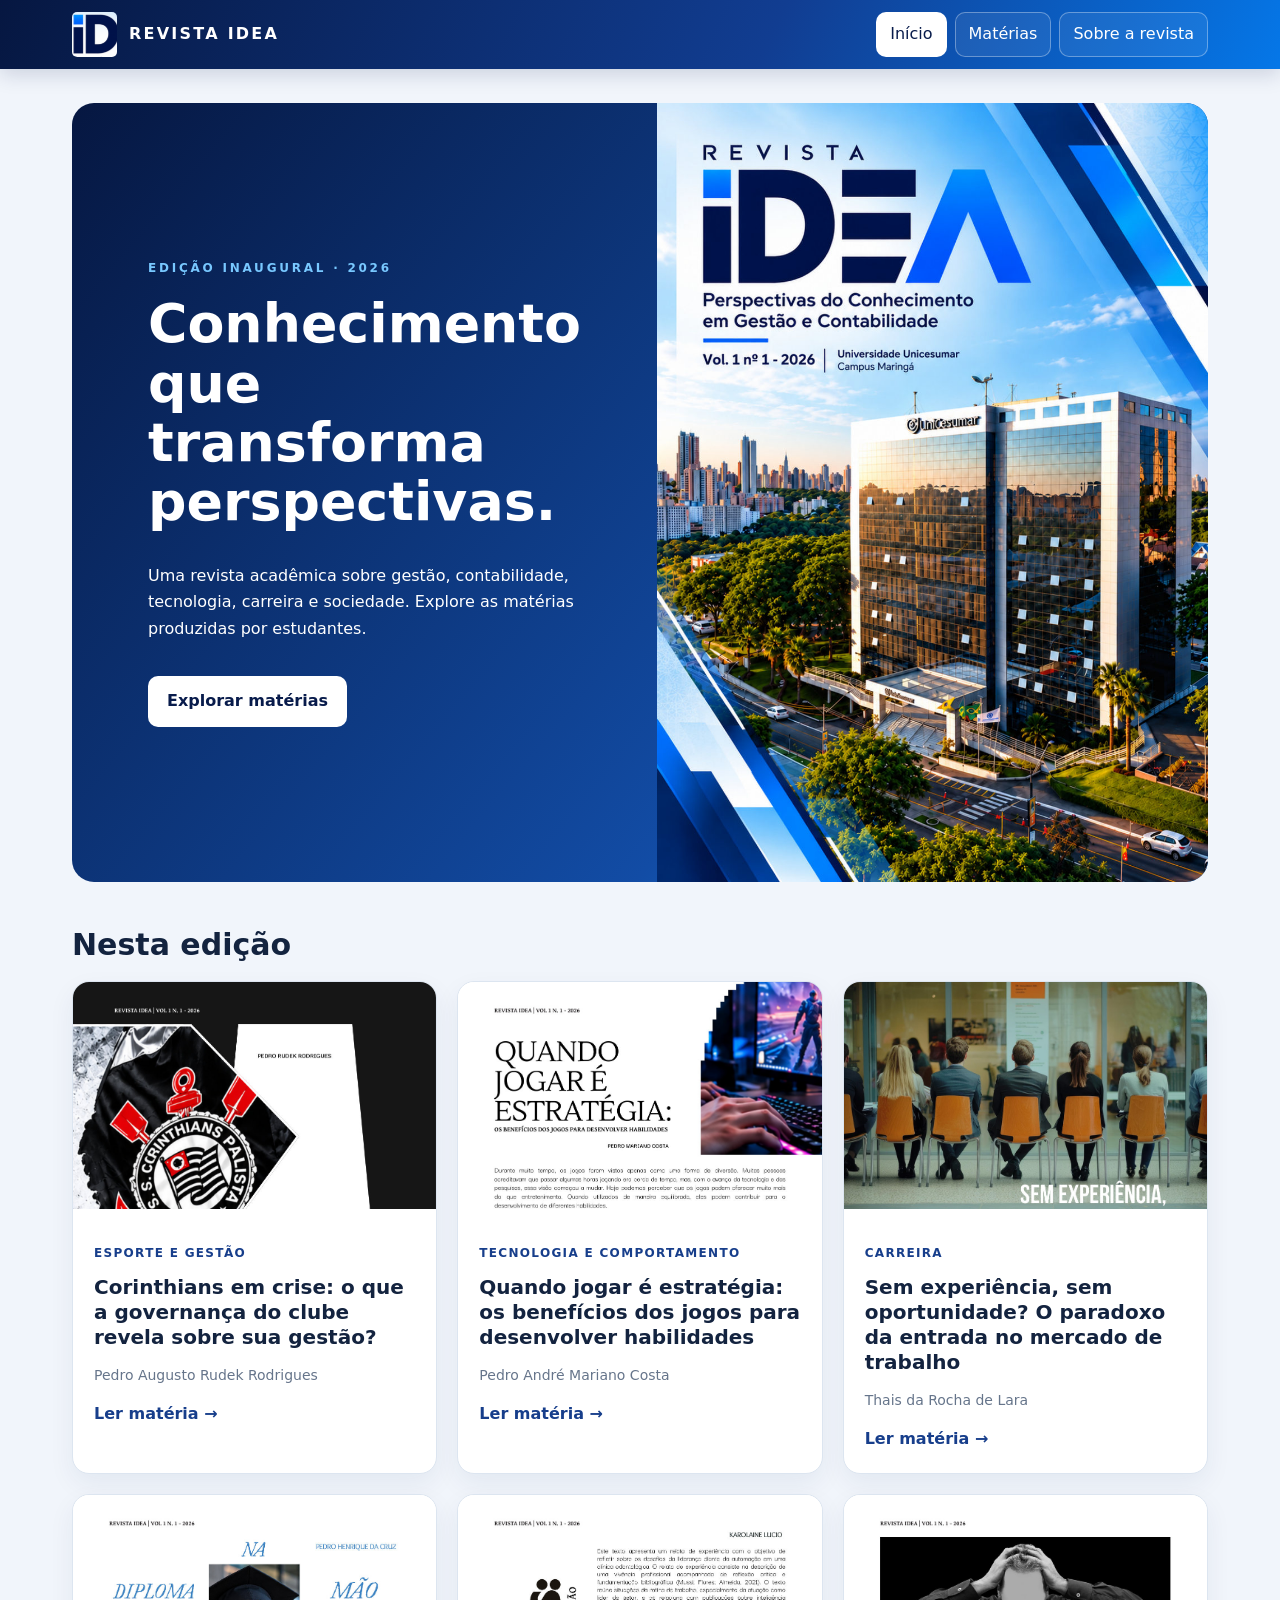
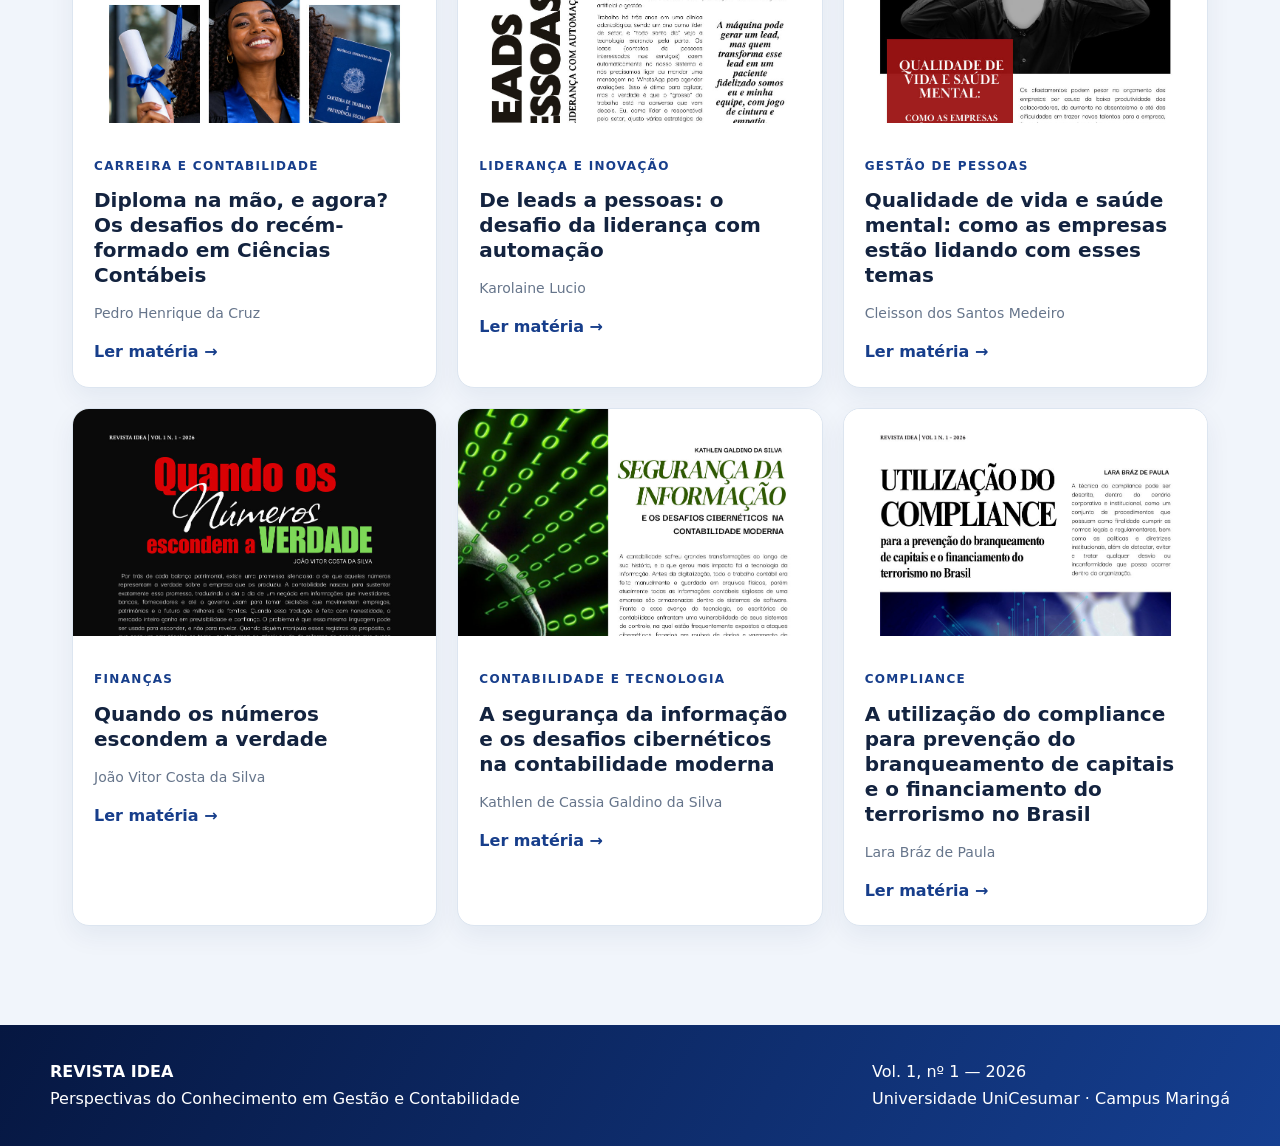
<file: index.html>
<!doctype html><html lang="pt-BR"><head><meta charset="utf-8"><meta name="viewport" content="width=device-width,initial-scale=1"><meta name="theme-color" content="#09285c"><title>Revista IDEA | Vol. 1, nº 1 — 2026</title><link rel="stylesheet" href="css/style.css"></head><body><div class="progress" id="progress"></div><header class="top"><div class="top-inner"><a class="brand" href="#inicio"><img src="assets/logo-idea-original.png" alt="Marca IDEA extraída da capa"> REVISTA IDEA</a><nav class="nav" aria-label="Navegação principal"><button data-nav="inicio">Início</button><button data-nav="materias">Matérias</button><button data-nav="sobre">Sobre a revista</button></nav></div></header><main id="app"></main><footer class="footer"><div class="footer-inner"><div><strong>REVISTA IDEA</strong><div>Perspectivas do Conhecimento em Gestão e Contabilidade</div></div><div>Vol. 1, nº 1 — 2026<br>Universidade UniCesumar · Campus Maringá</div></div></footer><script id="data" type="application/json">{"articles": [{"id": "materia-1", "title": "Corinthians em crise: o que a governança do clube revela sobre sua gestão?", "author": "Pedro Augusto Rudek Rodrigues", "category": "Esporte e gestão", "pages": [6, 7], "body": ["O Sport Club Corinthians Paulista atravessa, em 2026, um dos momentos financeiros mais críticos de sua história, com uma dívida de cerca de R$2,7 bilhões (Oliveira, 2026). O clube chegou ao topo da lista dos mais endividados do país, resultado de fragilidades na administração e nos mecanismos de governança. Um dos exemplos é o caso envolvendo a VaideBet (empresa brasileira do setor de apostas esportivas on-line), que gerou questionamentos sobre os processos de gestão e controle do clube.", "Esse cenário crítico é marcado pela falta de um planejamento financeiro eficiente, com uma dívida acumulada considerada insustentável e de difícil recuperação por especialistas. Esse cenário foi agravado pelo desempenho financeiro negativo, com déficit recorrente e aumento de aproximadamente R$600 milhões na dívida em um único ano de gestão (CNN BRASIL, 2025).", "O problema não surgiu de um dia para o outro, mas é consequência de decisões administrativas acumuladas ao longo de diferentes gestões. Além disso, a administração enfrentou problemas relacionados ao caso VaideBet, que contribuíram para o processo de impeachment do presidente Augusto Melo (CNN BRASIL, 2025) e aumentaram a pressão de torcedores e torcidas organizadas por mudanças na gestão e no estatuto do clube (EXAME, 2025). Esses acontecimentos demonstram como a falta de transparência e de mecanismos de controle podem gerar consequências administrativas, financeiras e sociais negativas.", "Para mudar esse cenário, entretanto, é necessário priorizar metas de receitas, despesas e investimentos. O planejamento financeiro é essencial para melhorar a situação econômica do clube, e a possibilidade de adoção de uma SAF vem sendo avaliada como uma alternativa estratégica para enfrentar as dívidas (Lemos, 2026). O Esporte Clube Bahia, por exemplo, conseguiu reduzir significativamente suas dívidas após a venda de 90% de sua SAF ao City Football Group.", "A SAF pode ser uma alternativa para clubes que enfrentam problemas financeiros, desde que seja acompanhada de planejamento, transparência e uma gestão profissional. Diante do exposto, fica claro que a crise do Corinthians não pode ser reduzida à gestão isolada de um presidente específico. Tratase de um problema estrutural, relacionado ao planejamento financeiro, à governança e à transparência. O aumento expressivo da dívida em um curto período demonstra a necessidade de mudanças profundas na forma como o clube é administrado.", "Mais do que apenas trocar dirigentes, é necessário discutir modelos de gestão que permitam maior controle financeiro, prestação de contas e responsabilidade administrativa. A experiência de outros clubes brasileiros mostra que alternativas como a SAF podem contribuir para a recuperação financeira quando são acompanhadas de metas claras e uma gestão profissional. Como estudante de Administração, entendo que esse caso representa uma importante lição sobre a necessidade de planejamento financeiro, organização e transparência, não apenas no esporte, mas em qualquer organização."], "references": ["CNN BRASIL. Augusto Melo sofre impeachment e deixa presidência do Corinthians. CNN Brasil, 09 ago. 2025.", "EXAME. Augusto Melo é destituído da presidência do Corinthians. Exame, 09 ago. 2025.", "LEMOS, Thiago. O Corinthians avalia modelo de SAF próprio como solução para crise e dívida de 2,7 bilhões. Mix Vale, 01 abr. 2026.", "OLIVEIRA, Gabriel. O Corinthians fecha 2025 com déficit de R$143,4 milhões e dívida bruta de R$ 2,7 bilhões. ge, 22 abr. 2026."]}, {"id": "materia-2", "title": "Quando jogar é estratégia: os benefícios dos jogos para desenvolver habilidades", "author": "Pedro André Mariano Costa", "category": "Tecnologia e comportamento", "pages": [8, 9], "body": ["Durante muito tempo, os jogos foram vistos apenas como uma forma de diversão. Muitas pessoas acreditavam que passar algumas horas jogando era perda de tempo, mas, com o avanço da tecnologia e das pesquisas, essa visão começou a mudar. Hoje podemos perceber que os jogos podem oferecer muito mais do que entretenimento. Quando utilizados de maneira equilibrada, eles podem contribuir para o desenvolvimento de diferentes habilidades.", "Um dos principais benefícios dos jogos está relacionado ao raciocínio. Em muitos jogos, o jogador precisa pensar antes de tomar uma decisão. É necessário observar o ambiente, criar estratégias e encontrar soluções para os problemas. Isso faz com que o jogador exercite sua capacidade de pensar rapidamente. Alguns jogos também trabalham com memória e atenção. O jogador precisa lembrar de informações, reconhecer padrões e prestar atenção aos detalhes. Uma pesquisa científica, publicada em 2026 na revista Acta Psychologica, analisou 133 estudos sobre videogames e habilidades cognitivas.", "Os pesquisadores encontraram uma associação entre jogar videogames e habilidades como memória, atenção visual e capacidade espacial (Zhao et al., 2026). Isso mostra que os jogos podem estimular algumas capacidades importantes do cérebro.", "Outro ponto interessante é que os jogos podem ensinar as pessoas a lidar com erros. Em um jogo, perder uma partida não significa que tudo acabou. O jogador pode descobrir onde errou e procurar uma maneira diferente de vencer. Dessa forma, os jogos podem ajudar a desenvolver persistência e capacidade de aprender com os próprios erros. Além disso, existem jogos que estimulam a criatividade. Jogos de construção, por exemplo, permitem que o jogador crie casas, cidades, mundos e diferentes tipos de estruturas. Nesse processo, é necessário imaginar possibilidades e transformar uma ideia em algo concreto.", "Os jogos também podem ajudar na interação entre as pessoas. Existem muitos jogos que dependem da cooperação entre jogadores. Neles, é preciso conversar, dividir tarefas e trabalhar em equipe para alcançar um objetivo. Assim, uma atividade que, muitas vezes, parece individual pode se transformar em uma experiência social. Outro benefício está relacionado à aprendizagem. Existem jogos desenvolvidos especialmente para ensinar conteúdos de maneira mais divertida e interativa. Em vez de apenas memorizar informações, o estudante pode aprender enquanto participa de desafios (Zhao et al., 2026).", "Pesquisas sobre jogos digitais educacionais também indicam resultados positivos no aprendizado em determinadas situações. Isso demonstra que a tecnologia pode ser utilizada como uma ferramenta para a educação. Entretanto, reconhecer os benefícios dos jogos não significa dizer que jogar o tempo todo seja saudável. Assim, como em qualquer outra atividade, é importante ter equilíbrio. Passar tempo demais jogando pode prejudicar o sono, os estudos, os relacionamentos e outras atividades importantes.", "Por isso, o problema não está necessariamente no jogo, mas na maneira como ele é utilizado. Talvez seja por isso que os jogos tenham conquistado tantas pessoas ao redor do mundo. Eles conseguem transformar desafios em diversão e, ao mesmo tempo, estimular diferentes habilidades. No final, talvez a pergunta não deva ser: “jogar é bom ou ruim?”. A pergunta mais importante deveria ser: “como podemos utilizar os jogos da melhor maneira possível?”"], "references": ["ZHAO, R; PANG, K.; YU, J.; ZHANG, W.; KONG, X.; WANG, J.; HAIDABIEKE, A.; DING, X.; LI, J. The association between video game play and cognitive ability: a systematic review and meta-analysis. Acta Psychologica, v. 267, 107110, 2026. DOI: 10.1016/j.actpsy.2026.107110"]}, {"id": "materia-3", "title": "Sem experiência, sem oportunidade? O paradoxo da entrada no mercado de trabalho", "author": "Thais da Rocha de Lara", "category": "Carreira", "pages": [10, 11], "body": ["Entrar no mercado de trabalho pode ser um grande desafio, principalmente para os jovens que estão buscando a primeira oportunidade. É comum encontrar vagas que exigem experiência profissional, formação acadêmica e diversos outros requisitos, mesmo quando as atividades da função não parecem exigir conhecimentos que não possam ser desenvolvidos por meio de treinamento. Essa situação cria uma contradição: se cada empresa possui seus próprios processos, sistemas, regras e cultura organizacional, por que a experiência profissional continua sendo uma exigência tão importante nas contratações?", "A experiência profissional, sem dúvida, tem seu valor. Uma pessoa que já trabalhou pode apresentar conhecimentos sobre rotinas, responsabilidades e comportamentos do ambiente profissional. Isso não significa, contudo, que ela esteja completamente preparada para qualquer organização.", "Cada empresa possui uma maneira própria de trabalhar, fazendo com que mesmo profissionais experientes precisem aprender e se adaptar. Por isso, a experiência pode ser um fator importante, mas não deveria ser tratada como um requisito absoluto.", "Minha própria trajetória como jovem aprendiz me fez perceber que experiência profissional não significa aprender uma única maneira de trabalhar. Já passei por três ambientes profissionais diferentes e, em cada um deles, encontrei uma dinâmica, uma rotina e uma forma de realizar as atividades. Cada experiência contribuiu para a profissional que sou hoje, mas também me mostrou que aquilo que aprendi em um lugar não necessariamente pode ser aplicado da mesma maneira em outro.", "Essa percepção também aparece em pesquisas sobre recrutamento e seleção. Antunes e DeMarco (2017), ao analisarem os critérios", "utilizados por organizações para contratar profissionais sem experiência, identificaram que uma das principais vantagens apontadas pelas empresas era justamente a ausência de vícios de outros trabalhos. Por outro lado, uma das principais desvantagens mencionadas era o tempo necessário para ensinar e treinar esse profissional. Dessa forma, a falta de experiência não deveria ser automaticamente interpretada como falta de capacidade. Além disso, existe um problema evidente para quem está tentando ingressar no mercado: como adquirir experiência se a primeira oportunidade já exige que ela exista?", "Um estudo de Cembranel et al. (2024) identificou justamente a percepção de jovens que acreditam não ter sido contratados devido à falta de experiência. Ao mesmo tempo, o estudo também mostrou que as empresas possuem suas próprias expectativas em relação à contratação de jovens. Esse cenário pode formar um ciclo difícil de romper: o jovem não consegue a oportunidade por não possuir experiência e, sem a oportunidade, continua sem conseguir desenvolver aquilo que o mercado exige. O problema surge quando a experiência passa de um critério de avaliação para uma barreira que impede completamente a entrada de pessoas que ainda não tiveram a oportunidade de desenvolver sua trajetória.", "Esse problema também é discutido internacionalmente. O estudo de O’Brien, Moran e Betts (2020), intitulado The Experience Gap in Hiring New Graduates, discute justamente a dificuldade enfrentada por recém-formados que procuram vagas de entrada, mas acabam sendo impedidos de participar de processos seletivos por não atenderem aos requisitos de experiência. Exigir anos de experiência para determinadas funções pode fazer com que a empresa descarte pessoas que possuem responsabilidade, dedicação, capacidade de aprender e vontade de crescer.", "Tenho como exemplo uma situação que vivenciei no ambiente profissional. Surgiu uma oportunidade na área financeira pela qual eu tinha interesse. Entretanto, a vaga acabou sendo ocupada por uma profissional que possuía mais experiência. Mesmo tendo experiência anterior, ela precisou aprender os sistemas e os procedimentos utilizados pela empresa praticamente do início, pois eram diferentes daqueles aos quais estava acostumada. Isso me fez questionar se a experiência anterior deveria ter sido um fator tão determinante para a contratação.", "As consequências dessa exigência excessiva atingem principalmente os jovens, que acabam perdendo oportunidades justamente por ainda não terem tido a oportunidade de construir experiência. No campo da Administração, essa questão mostra a importância de processos de recrutamento e seleção que enxerguem o candidato além do currículo.", "Dessa forma, considero que a experiência profissional é um fator importante na contratação, mas não deveria ser tratada como requisito absoluto, principalmente para funções de entrada, pois a capacidade de aprender, adaptar-se e desenvolver novas competências também pode representar valor para a organização. Talvez o mercado de trabalho precise deixar de perguntar apenas “onde essa pessoa já trabalhou?” e começar a perguntar também “o que essa pessoa é capaz de aprender e construir aqui?”. Afinal, se nenhuma empresa funciona exatamente da mesma maneira, talvez não seja justo exigir que alguém chegue pronto, quando parte importante do conhecimento necessário só poderá ser adquirida dentro da própria organização."], "references": ["ANTUNES, R. S.; DEMARCO, T. T. Contratação de profissionais sem experiência: critérios utilizados pelos recrutadores e selecionadores. Anuário Pesquisa e Extensão Unoesc Videira, v. 2, e14176, 2017.", "CEMBRANEL, P.; SANTOS, C. C. dos; LIMBERGER, C.; MACEDO, A. C. Perspectivas de inserção de jovens no mercado de trabalho. Revista de Carreiras e Pessoas, v. 14, n. 2, p. 291-308, 2024. DOI: 10.23925/recape.v14i2.56196.", "O'BRIEN, B.; MORAN, P.; BETTS, S. C. The experience gap in hiring new graduates: expecting too much for entry level positions. Journal of Academy of Business and Economics, v. 20, n. 3, p. 173-184, 2020. DOI: 10.18374/JABE-20-3.13.", "WESTBY, Samuel; MODESTINO, Alicia Sasser; CHENG, Peiran. Generative AI and the redefinition of entry-level software work. IZA Discussion Paper, n. 18723, June 2026. Bonn: IZA Institute of Labor Economics, 2026."]}, {"id": "materia-4", "title": "Diploma na mão, e agora? Os desafios do recém-formado em Ciências Contábeis", "author": "Pedro Henrique da Cruz", "category": "Carreira e contabilidade", "pages": [12, 13], "body": ["Vivemos em uma era de transformação na contabilidade, gerando grandes alterações tanto para as empresas quanto para as pessoas. Nesse contexto, podemos dizer que a contabilidade moderna vai além da formação inicial, conforme Nogueira e Fari (2007), o profissional contábil, deve, além de desenvolver as soft skills, buscar continuamente as hard skills, para garantir o seu espaço nesse mercado competitivo. É importante ressaltar a relevância das instituições de ensino superior, que devem estar alinhadas às demandas do mercado atual. Uma pesquisa realizada por Ribeiro et al. (2025), em que foram", "entrevistados 65 egressos do curso de Ciências Contábeis do UniFOA, investigou os desafios e as melhorias que a graduação necessita para se alinhar ao mercado de trabalho, os participantes apontaram diversos obstáculos para área, como: oportunidades diversificadas de estágios; execução de atividades práticas do dia a dia; conhecimento de sistemas contábeis; mudanças na legislação; provas do CRC; melhores oportunidades de vagas e cargos; desenvolvimento de competências interpessoais; e desenvolvimento de uma comunicação assertiva e ativa.", "a falta de experiência prática aparece como um dos principais desafios para recém-formados, indicando a importância de estágios e capacitação complementar. Desse modo, o recém-formado deve lidar com a alta competitividade e remunerações iniciais geralmente mais baixas. O profissional também precisa constantemente acompanhar as mudanças tecnológicas e profissionais da contabilidade, considerando as inovações nas áreas de auditoria e consultoria, e cargos estratégicos demandam atualizações permanentes e domínio de ferramentas tecnológicas.", "Entretanto, isso não significa que o cenário profissional seja necessariamente negativo para quem está concluindo a graduação. Uma pesquisa realizada por Oliveira e Vida (2023), que entrevistou 45 alunos do oitavo período de Ciências Contábeis do UNIPAM, demonstrou que a maioria teve uma visão mais positivista sobre o mercado de trabalho. Os participantes consideraram que existem boas oportunidades para os recém-formados, porém reconhecem a importância de participar de cursos, especialização e a necessidade de sempre se manter atualizado.", "Com a constante evolução da profissão, o contador moderno precisa aprimorar suas habilidades para além de seu campo, e as instituições de ensino superior desempenham um papel fundamental na formação desses futuros profissionais.", "Algumas possíveis práticas para auxiliar na formação acadêmica são: comparecer a palestras e eventos; participar de rodas de conversa com empresários e outros contadores; ter contato com softwares e ferramentas utilizados pelas empresas durante a formação acadêmica; e ampliar as oportunidades de estágio."], "references": ["NOGUEIRA, V.; FARI, M. A. Perfil do profissional contábil: relações entre formação e atuação no mercado de trabalho. Perspectivas Contemporâneas, v. 2, n. 1, 2007. RIBEIRO, B., C., R.; DELFINO, L. M. T.; CORRÊA, R. R. R.; PAULA, S.; FERREIRA, S., L.; REIS, P., N., C.; WASHINGTON, W.; LEÃO, A., F., A. Empregabilidade no mercado de trabalho para os bacharéis em Ciências Contábeis formados pelo UniFOA: dificuldades e possibilidades. Tudo é Ciência: Congresso Brasileiro de Ciências e Saberes Multidisciplinares, [S. l.], n. 3, p. 1-8, 2025. DOI: 10.47385/tudoeciencia.1840.2024.Tudo é Ciência: Congresso Brasileiro de Ciências e Saberes Multidisciplinares, n. 3, p. 1-8, 2025. DOI: 10.47385/tudoeciencia.1840.2024. OLIVEIRA, Natalia Nogueira de; VIDA, Laércio José. Perspectiva em relação ao mercado de trabalho do aluno egresso de Ciências Contábeis do UNIPAM. Anais do COMINE, v. 3, 2023. Publicado em 16 out. 2024."]}, {"id": "materia-5", "title": "De leads a pessoas: o desafio da liderança com automação", "author": "Karolaine Lucio", "category": "Liderança e inovação", "pages": [14, 15], "body": ["Este texto apresenta um relato de experiência com o objetivo de refletir sobre os desafios da liderança diante da automação em uma clínica odontológica. O relato de experiência consiste na descrição de uma vivência profissional acompanhada de reflexão crítica e fundamentação bibliográfica (Mussi; Flores; Almeida, 2021). O texto reúne situações da rotina de trabalho, especialmente da atuação como líder de setor, e as relaciona com publicações sobre inteligência artificial e gestão.", "Trabalho há três anos em uma clínica odontológica, sendo um ano como líder de setor, e “todo santo dia” vejo a tecnologia entrando pela porta. Os leads (contatos de pessoas interessadas nos serviços) caem automaticamente no nosso sistema e nós precisamos ligar ou mandar uma mensagem no WhatsApp para agendar avaliações. Isso é ótimo para agilizar, mas a verdade é que o “grosso” do trabalho está na conversa que vem depois. Eu, como líder e responsável pelo setor, ajusto várias estratégias de comunicação constantemente, porque cada paciente é um mundo. Tem gente que desiste na primeira objeção, tem gente que chora ao telefone contando uma história triste, e é aí que a máquina não resolve. Por mais que a gente use o ChatGPT para dar uma “força” em scripts ou para encontrar palavras melhores diante de uma situação delicada, a decisão final de como abordar aquele paciente é sempre nossa. E isso me fez acreditar firmemente que gestão não se terceiriza para algoritmo.", "A rotina mostra que os números são importantes, mas não são tudo. Nós temos métricas de agendamentos e taxas de conversão, mas nunca tomamos uma decisão somente com base nesses números.", "Se alguma das quatro colaboradoras que lidero está com resultados abaixo do esperado, procuro conversar e entender se ela está bem, se está tendo algum problema pessoal. O feedback é uma via de mão dupla: eu ensino, mas também aprendo bastante com elas. Segundo dados divulgados pela PwC Brasil (2025), o número de anúncios de vagas que exigiam conhecimentos em inteligência artificial no país passou de 19 mil, em 2021, para 73 mil, em 2024, quase quadruplicando.", "Mas o que eu vejo na prática é que o papel do líder está mudando e não sumindo. A máquina pode gerar um lead, mas quem transforma esse lead em um paciente fidelizado somos eu e minha equipe, com jogo de cintura e empatia.", "Claro que eu tenho receios. Já ouvi falar de outras clínicas que testaram a IA para conversar com pacientes e o negócio “bugou feio” (por exemplo, com respostas erradas e falta de empatia em situações sensíveis). Isso me preocupa, porque lidamos diretamente com a dor dos pacientes e enfrentamos muitas situações delicadas. Se a IA errar, o paciente pode se sentir ofendido e nunca mais voltar. Uma matéria escrita por Valéria França (2026) e publicada pela revista Veja apresenta um levantamento da Newnew com mais de 300 lideranças de médias e grandes organizações brasileiras. Segundo a reportagem, 80% das empresas representadas no levantamento utilizam IA, mas apenas 11% das lideranças avaliam que a implementação “deu super certo”. O levantamento aponta que os principais gargalos são humanos e estratégicos. Cerca de 70% dos gargalos identificados estão relacionados à cultura organizacional, à falta de habilidades críticas e às dificuldades de direcionamento da liderança.", "Na minha rotina, a automação está presente na organização dos contatos e no apoio ao atendimento. Essa experiência me mostra que o uso da IA exige atualização e avaliação das ferramentas pelo gestor. O gestor que se limita a apertar botões pode deixar de desenvolver competências importantes para a liderança. A minha experiência diária reforça essa percepção. Quando acompanho uma abordagem realizada pelas colaboradoras e percebo o resultado na satisfação do paciente, reconheço a contribuição da tecnologia e da liderança da equipe.", "Na clínica em que trabalho, a automação tem sido um apoio à gestão e um convite para evoluirmos. A tecnologia entrou para ajudar, mas quem dá o tom da conversa, quem resolve um imprevisto, quem segura a mão de uma paciente assustada, somos eu e minhas colaboradoras. Nessa experiência, o uso da tecnologia continua acompanhado da nossa responsabilidade pelo atendimento."], "references": ["FRANÇA, Valéria. Inteligência artificial: só 10% das empresas dizem que a implementação deu certo. Veja, 09 mar. 2026. Disponível em: https://veja.abril.com.br/tecnologia/inteligenciaartificial-so-10-das-empresas-dizem-que-a-implementacao-deucerto/. Acesso em: 09 out. 2026.", "MUSSI, Ricardo Franklin de Freitas; FLORES, Fábio Fernandes; ALMEIDA, Claudio Bispo de. Pressupostos para a elaboração de relato de experiência como conhecimento científico. Práxis Educacional, Vitória da Conquista, v. 17, n. 48, p. 60-77, 2021. DOI: 10.22481/praxisedu.v17i48.9010 .", "PWC BRASIL. Número vagas de emprego que exigem conhecimentos em IA quadruplicou no Brasil de 2021 a 2024, diz PwC. São Paulo, 15 jul. 2025. PwC Brasil. Disponível em: https://www.pwc.com.br/pt/sala-deimprensa/release/2025/numero-vagas-de-emprego-que-exigemconhecimentos-em-ia-quadruplicou-no-brasil-de-2021-a-2024diz-pwc.html. Acesso em: 09 out. 2026."]}, {"id": "materia-6", "title": "Qualidade de vida e saúde mental: como as empresas estão lidando com esses temas", "author": "Cleisson dos Santos Medeiro", "category": "Gestão de pessoas", "pages": [16, 17], "body": ["Por muito tempo, boa parte das empresas ignorava esses assuntos dentro delas por não entender que era de sua responsabilidade tratar deles, por pensar que isso era de responsabilidade exclusiva do colaborador ou então realizava ações pontuais, mas sem dar a devida importância ou se aprofundar no tema. Mas, após a pandemia de COVID19, os números de afastamentos relacionados à saúde mental aumentaram no Brasil. Em 2025, foram registrados 546.254 benefícios por incapacidade temporária relacionados a transtornos mentais e comportamentais, um crescimento de 15,66% em relação a 2024 e o maior número registrado nos últimos anos (Perfil Saúde Corporativa, 2026).", "Os afastamentos podem pesar no orçamento das empresas por causa da baixa produtividade dos colaboradores, do aumento no absenteísmo e até das dificuldades em trazer novos talentos para a empresa, fazendo com que elas tenham que aumentar seus custos com funcionários para manter o nível de produtividade desejado. Segundo uma pesquisa divulgada pelo Wellhub (2026), 89% dos líderes de RH brasileiros entrevistados afirmaram que questões relacionadas à saúde mental já aumentavam os custos das empresas. Com isso, algumas empresas passaram a se preocupar mais com a qualidade de vida de seus funcionários e com a qualidade do ambiente de trabalho em que eles estavam inseridos.", "Algumas empresas passaram a dar suporte psicológico aos trabalhadores, contratando psicólogos para acompanharem suas rotinas e para ouvirem seus problemas relacionados tanto ao trabalho quanto à vida pessoal. Muitas também passaram a fornecer benefícios para seus funcionários praticarem atividades físicas, como o Wellhub, antigo Gympass, ou então realizando atividades em suas empresas, como yoga. Essas empresas notaram uma melhora significativa na produtividade deles.", "Outra alternativa que se intensificou por conta da pandemia foram os modelos de trabalho híbrido e remoto, que fizeram com que o tempo de deslocamento semanal até o trabalho diminuísse, sendo essa uma das principais reclamações entre os trabalhadores.", "O início desses modelos, contudo, não foi fácil, pois muitas empresas foram obrigadas a fazer essa mudança sem se preparar para ela, trazendo mais problemas do que benefícios, já que não tinham tecnologia nem capacitação de seus líderes para atuarem nesses modelos. Isso trouxe problemas como sobrecarga de trabalho, mensagens fora do horário de trabalho e até problemas na comunicação sobre os objetivos da empresa e no feedback sobre o trabalho dos funcionários, fazendo com que as pessoas da equipe se distanciassem umas das outras.", "Com o passar do tempo, esses modelos de trabalho acabaram evoluindo e preenchendo lacunas que aconteciam, como: na comunicação, na definição de horários de trabalho e até na criação de uma cultura de feedback para seus colaboradores, fazendo com que as pessoas se sentissem pertencentes à equipe. Esses modelos de trabalho foram tão bem aceitos pelos trabalhadores que, segundo levantamento da consultoria Michael Page divulgado em 2025, seis a cada dez profissionais brasileiros afirmaram que deixariam o emprego caso fossem obrigados a aumentar o número de dias presenciais na empresa. A flexibilidade do trabalho também pode contribuir para o equilíbrio entre vida pessoal e profissional, permitindo passar mais tempo com a família, praticar atividades físicas e até buscar qualificação profissional.", "Em 2021, a empresa implementou o “Work From Anywhere” (trabalhe de qualquer lugar), permitindo que seus funcionários escolhessem trabalhar principalmente de casa ou do escritório, além de oferecer maior flexibilidade sobre o local de trabalho (Spotify, 2021). Uma pesquisa interna feita em 2019, antes da pandemia, já apontava que seus funcionários valorizavam a flexibilidade do trabalho e que, com isso, a empresa poderia manter bons funcionários e atrair novos talentos (Mohan, 2024).", "Manter uma cultura empresarial com sua equipe espalhada se torna mais difícil; entretanto, a empresa criou eventos para reunir seus funcionários, buscando promover interações e a criação de vínculos entre os colaboradores. Um dos eventos criados foi o Spotifest, um festival de música exclusivo para seus funcionários, e também o Intro Days, que leva os funcionários à sede da empresa em Estocolmo, na Suécia (Mohan, 2024).", "Dessa forma, as empresas que querem se manter longevas e produtivas precisam se preocupar cada vez mais com a qualidade de vida de seus funcionários, para que eles possam continuar produtivos, para que não tenham uma taxa de turnover alta e para que possam atrair novos talentos, já que a qualidade do ambiente de trabalho é um fator importante na hora de se candidatar a uma vaga."], "references": ["MOHAN, Pavithra. O que o Spotify aprendeu em três anos de esquema de trabalho remoto. Fast Company Brasil, 14 nov. 2024.", "MICHAEL PAGE. Modelos de trabalho pós-pandemia. São Paulo: Michael Page, [s.d.].", "PERFIL SAÚDE CORPORATIVA. Brasil registra recorde de afastamentos por saúde mental e acende alerta. G1, 05 out. 2026. Disponível em: https://g1.globo.com/sp/santos-regiao/especialpublicitario/perfil-gestao-ocupacional-perfil-saude-corporativa-pessoasmais-cuidadas-empresas-mais-saudaveis/noticia/2026/10/05/brasilregistra-recorde-de-afastamentos-por-saude-mental-e-acendealerta.ghtml. Acesso em: 06 out. 2026.", "SPOTIFY. Distributed-first is the future of work at Spotify. Spotify Newsroom, 12 fev. 2021. Disponível em: https://newsroom.spotify.com/2021-02-12/distributed-first-is-the-futureof-work-at-spotify/. Acesso em: 06 out. 2026.", "WELLHUB. ROI do Bem-Estar 2026: pressão por IA e saúde mental devem redefinir quais empresas conseguirão sustentar performance nos próximos anos. São Paulo: Wellhub, 2026."]}, {"id": "materia-7", "title": "Quando os números escondem a verdade", "author": "João Vitor Costa da Silva", "category": "Finanças", "pages": [18, 19], "body": ["Por trás de cada balanço patrimonial, existe uma promessa silenciosa: a de que aqueles números representam a verdade sobre a empresa que os produziu. A contabilidade nasceu para sustentar exatamente essa promessa, traduzindo o dia a dia de um negócio em informações que investidores, bancos, fornecedores e até o governo usam para tomar decisões que movimentam empregos, patrimônios e o futuro de milhares de famílias. Quando essa tradução é feita com honestidade, o mercado inteiro ganha em previsibilidade e confiança. O problema é que essa mesma linguagem pode ser usada para esconder, e não para revelar. Quando alguém manipula esses registros de propósito, o que seria um erro técnico se torna um ato capaz de atingir a vida de milhares de pessoas que nunca tiveram nenhum contato direto com a empresa. Foi isso que aconteceu no caso da Americanas, uma das maiores fraudes contábeis já registradas no Brasil, que até hoje segue como alerta para quem estuda e trabalha com contabilidade (Soares; Flávio; Rezende, 2024).", "Em janeiro de 2023, a empresa informou ao mercado que havia encontrado inconsistências contábeis de cerca de 20 bilhões de reais em seu balanço. Aos poucos, descobriu-se que parte do problema vinha de uma forma de financiamento usada para antecipar pagamentos a fornecedores por meio de bancos. Em vez de mostrar esse valor como dívida bancária, a empresa registrava a operação de um jeito que diminuía o saldo da conta de fornecedores, dando a impressão de um endividamento bem menor do que o real.", "Também houve acordos comerciais com fornecedores sem nenhum respaldo econômico verdadeiro, lançados apenas para inflar os lucros mostrados aos investidores. O resultado foi um pedido de recuperação judicial, com dívidas que passaram dos 40 bilhões de reais.", "Esse tipo de manipulação tem nome na área contábil, chama-se “contabilidade criativa”. Muitas vezes ela nem chega a ser considerada fraude, pois se aproveita de brechas e de interpretações flexíveis das próprias normas contábeis para", "a imagem que a administração da empresa quer passar para o mercado. O problema é que a linha entre criatividade e fraude é bem mais fina do que parece. Quando a manipulação para de ser apenas uma escolha dentro das normas e passa a esconder informação de propósito, ela vira aquilo que a própria profissão contábil define como fraude, um ato intencional de omitir ou manipular registros e demonstrações.", "Na minha visão, o caso Americanas mostra que o problema não está só na empresa que manipulou os números, mas em todo o sistema que deveria impedir que isso acontecesse. A auditoria externa existe justamente para confirmar se as demonstrações financeiras representam a realidade. Ainda assim, no caso da Americanas, essas inconsistências passaram despercebidas por anos, mesmo com auditorias sendo feitas durante todo esse período. Isso levanta uma pergunta incômoda. Até que ponto um auditor consegue ser realmente independente quando é a própria empresa auditada quem paga pelo seu serviço?", "Além do prejuízo direto para acionistas e credores, uma fraude contábil desse tamanho abala a confiança em todo o mercado. Investidores passam a desconfiar até de empresas sérias, o que encarece o crédito para todo mundo, já que ninguém quer emprestar dinheiro sem ter certeza de que os números apresentados são verdadeiros. O prejuízo, então, não fica restrito a quem cometeu o erro, ele se espalha por toda a economia (El Khatib, 2023).", "Por isso, acredito que resolver esse problema exige mais do que criar regras contábeis no papel. É preciso fortalecer a independência dos auditores, cobrar mais rigor dos conselhos de administração e, principalmente, formar profissionais de contabilidade com uma base ética sólida, capazes de perceber quando uma prática deixou de ser técnica e passou a ser antiética. Como estudante de Ciências Contábeis, entendo que serei parte desse sistema no futuro, e que vai caber também a mim decidir se os números que eu produzir vão contar a verdade ou vão esconder aquilo que alguém prefere não mostrar.", "O caso Americanas não deve ser lembrado apenas como um escândalo financeiro, mas como um exemplo do que acontece quando a contabilidade deixa de cumprir sua função mais básica, que é representar a realidade com fidelidade. Reconstruir a confiança nas informações contábeis depende de auditorias mais independentes, de fiscalização mais efetiva e de profissionais dispostos a colocar a ética acima dos resultados de curto prazo."], "references": ["CNN BRASIL. 2 anos de fraude na Americanas: relembre caso que marcou história corporativa do país. CNN Brasil, 2025. Disponível em: https://www.cnnbrasil.com.br/economia/money/negocios/2-anos-defraude-na-americanas-relembre-caso-que-marcou-historia-corporativa-do-pais/. Acesso em: 10 out. 2026. EL KHATIB, Ahmed Sameer. Criatividade contábil ou contabilidade criativa? Algumas reflexões. FECAP, 03 dez. 2023. SOARES, Rafael e Silva; FLÁVIO, Milena Carolina Nascimento; REZENDE, Paula Andréa de Oliveira e Silva. Estudo de caso sobre as inconsistências contábeis da Americanas S.A.: proposta de modelo para detecção de fraudes. Revista Contemporânea, v. 4, n. 6, e4892, 2024. DOI: 10.56083/RCV4N6-207."]}, {"id": "materia-8", "title": "A segurança da informação e os desafios cibernéticos na contabilidade moderna", "author": "Kathlen de Cassia Galdino da Silva", "category": "Contabilidade e tecnologia", "pages": [20, 21], "body": ["A contabilidade sofreu grandes transformações ao longo de sua história, e a que gerou mais impacto foi a tecnologia da informação. Antes da digitalização, todo o trabalho contábil era feito manualmente e guardado em arquivos físicos, porém atualmente todas as informações contábeis sigilosas de uma empresa são armazenadas dentro de sistemas de software. Frente a esse avanço da tecnologia, os escritórios de contabilidade enfrentam uma vulnerabilidade de seus sistemas de controle, na qual estão frequentemente expostos a ataques cibernéticos, focados em roubos de dados e vazamento de informação. Diante disso, é necessário entender como esses ciberataques afetam a contabilidade de suas empresas assessoradas.", "Um escritório de contabilidade lida diariamente com dados fiscais, contratos sociais, tributações e outras informações extremamente sigilosas para uma empresa, todo esse conteúdo é gerido dentro dos sistemas, os quais, por sua vez, ainda não se mostram 100% protegidos. Em notícia publicada no portal G1 por Marcelo Marques (2018), foi divulgado o caso de um escritório de contabilidade que teve seu sistema criptografado por hackers, que exigiram mil dólares em bitcoins para liberar o acesso. Em entrevista, uma funcionária destacou: “[...] Prestamos serviços para prefeituras e câmaras municipais. Então, essas instituições têm Portal da Transparência e prestam contas mensais [de gastos públicos]. Todo nosso trabalho deste ano terá de ser refeito em um mês por conta dessa invasão no nosso sistema”. Com esse caso real, fica evidente a fragilidade dos sistemas e de como a reputação do escritório fica comprometida, perdendo sua credibilidade no mercado.", "Em outra perspectiva, os ataques a sistemas contábeis também geram impactos negativos para as empresas contratantes. Isso pode acarretar problemas, como, emissão de guias de impostos com valores alterados, atrasos financeiros, uso indevido de contratos e assinaturas, além da manipulação de folhas de pagamento. Para garantir a segurança institucional das empresas em âmbitos digitais, foi regulamentada, em 2018,", "a Lei Geral de Proteção de Dados Pessoais (LGPD), que estabelece regras claras sobre como as empresas devem coletar, utilizar e proteger informações. Dessa forma, assegura-se o direito do cliente de ter seus dados mantidos em segurança e inalterados enquanto estiverem sob a responsabilidade do escritório de contabilidade.", "Em decorrência disso, como os dados pessoais são protegidos por lei, os escritórios também podem enfrentar penalidades jurídicas, caso ocorra violação das informações de seus clientes. O titular lesado pode buscar indenização por prejuízos, visto que a empresa prestadora de serviço tem responsabilidade legal a ser cumprida sobre a segurança de dados. Conforme estabelece o art. 42 da Lei nº 13.709, Lei Geral De Proteção De Dados (LGPD): “O controlador ou o operador que, em razão do exercício de atividade de tratamento de dados pessoais, causar a outrem dano patrimonial, moral, individual ou coletivo, em violação à legislação de proteção de dados pessoais, é obrigado a repará-lo” (Brasil, 2018).", "Portanto, é possível concluir que os escritórios de contabilidade têm grandes responsabilidades, no que diz respeito à segurança da informação de seus clientes e como deve se proteger de ciberataques. Dessa forma, para uma melhor gestão de informações, é importante adotar procedimentos para mitigar os riscos, como, estabelecer parcerias com especialistas em TI e implantar protocolos obrigatórios de segurança e treinamento da equipe, a fim de garantir a integridade do ecossistema contábil, blindar as empresas contra ameaças e cumprir as diretrizes da Lei nº 13.709/2018 (LGPD)."], "references": ["BRASIL. Lei nº 13.709, de 14 de agosto de 2018. Lei Geral de Proteção de Dados Pessoais (LGPD). Brasília, DF: Presidência da República, 2018. Disponível em: http://www.planalto.gov.br/ccivil_03/_ato20152018/2018/lei/l13709.htm. Acesso em: 24 ago. 2026. MARQUES, Marcelo. Hackers invadem sistema de empresa contábil em Boa Vista e exigem mil dólares em bitcoin para descriptografar dados. G1 RR, Boa Vista, 01 out. 2018. Disponível em: https://g1.globo.com/rr/roraima/noticia/2018/10/01/hackersinvadem-sistema-de-emp resa-contabil-em-boa-vista-eexigem-mil-dolares-em-bitcoin-para-descriptografar-da dos.ghtml. Acesso em: 13 ago. 2026. SANTOS, Gabriel Fernando Pereira dos; AMORIM, Matheus Pestana. Segurança da Informação em escritórios contábeis: um estudo de caso. Trabalho de Conclusão de Curso (Tecnologia em Segurança da Informação) – Faculdade de Tecnologia de Americana, Centro Estadual de Educação Tecnológica Paula Souza, Americana, SP, 2019. Disponível em: https://ric.cps.sp.gov.br/bitstream/123456789/3730/1/2019 1S_SANTOSGabrielFerna ndoPereirados_OD0661.pdf. Acesso em: 13 ago. 2026."]}, {"id": "materia-9", "title": "A utilização do compliance para prevenção do branqueamento de capitais e o financiamento do terrorismo no Brasil", "author": "Lara Bráz de Paula", "category": "Compliance", "pages": [22, 23], "body": ["A técnica do compliance pode ser descrita, dentro do cenário corporativo e institucional, como um conjunto de procedimentos que possuem como finalidade cumprir as normas legais e regulamentares, bem como as políticas e diretrizes institucionais, além de detectar, evitar e tratar qualquer desvio ou inconformidade que possa ocorrer dentro da organização.", "Nesse viés, observa-se que boa parte dos recursos que financiam grupos terroristas e que são desviados para lavagem de dinheiro são obtidos por meio de donativos recebidos de pessoas e entidades, as quais desconhecem sua destinação. Desse modo, nota-se que tal problemática é oriunda da escassez de monitoramento efetivo do dinheiro e da falta de conhecimento dos destinatários. Tais situações destacam a relevância do compliance, citado anteriormente, para a prevenção da continuidade desse financiamento involuntário, uma vez que sua aplicação efetiva busca trazer informações mais aprofundadas a respeito de cada transação financeira de uma empresa antes mesmo de serem feitas, proporcionando assim o entendimento e a verificação do real destino de seus recursos.", "Ao analisar o terrorismo no cenário global, relatórios recentes, publicados no relatório de riscos de financiamento do terrorismo (FATF, 2025), enfatizam que as ameaças desse crime estão em constante evolução, impulsionadas pela tecnologia nas práticas utilizadas por esses grupos. Diante disso, destacam-se como novas técnicas o uso de tecnologias financeiras emergentes, como criptoativos, sistemas de pagamento peer-to-peer e plataformas de crowdfunding, bem como a diversificação das fontes de receita, por meio de redes de caridade, doações e pequenos negócios, o que exemplifica o desconhecimento da destinação de recursos já discutida.", "Dessa forma, visto que esse financiamento do terrorismo e o branqueamento de capitais se tornou um alarmante problema a nível mundial, a utilização do compliance passa a ser fundamental não apenas para as empresas em geral, mas é exigida pelo próprio Banco Central às instituições do sistema financeiro. Nesse sentido, a atuação reguladora do Banco Central contribui para assegurar um sistema financeiro nacional sólido e eficiente, porquanto colabora para mitigar os riscos e suas consequências financeiras ao fiscalizar e supervisionar, por meio da exigência de princípios e práticas regulares de compliance, a participação dos bancos e demais instituições no combate à lavagem de dinheiro e ao financiamento do terrorismo (Banco Central do Brasil, [s.d.]).", "Após citar a relevância de uma instituição reguladora no país para a prevenção da problemática, é válido lembrar também do dever legal estabelecido no Brasil para combater essas práticas. o setor empresarial, a Lei nº 12.846/2013 (Lei Anticorrupção) incentiva a criação de programas de integridade, enquanto a Lei nº 9.613/1998 impõe às pessoas físicas e jurídicas", "que atuam no setor econômico-financeiro a responsabilidade de identificar clientes, manter cadastros atualizados, registrar operações, comunicar operações suspeitas ao COAF (Conselho de Controle de Atividades Financeiras) e adotar políticas, procedimentos e controles internos, ou seja, aplicarem na prática o compliance.", "Por conseguinte, reitero a importância do compliance na prevenção do financiamento do terrorismo e do branqueamento de capitais, uma vez que, mediante a existência de mecanismos e procedimentos internos de integridade, o incentivo a denúncias de irregularidades e a aplicação ativa de códigos de ética e conduta, pode-se monitorar de maneira mais crítica e contínua todos os gastos e movimentações atípicas, bem como o destino desse dinheiro, verificando se está sendo direcionado para uma empresa ou associação segura e não para o desvio irregular voltado ao branqueamento de capitais ou ao financiamento do terrorismo."], "references": ["BANCO CENTRAL DO BRASIL. Prevenção à lavagem de dinheiro e ao financiamento do terrorismo. Brasília, DF: Banco Central do Brasil. BRASIL. Lei nº 9.613, de 3 de março de 1998. Dispõe sobre os crimes de lavagem ou ocultação de bens, direitos e valores; a prevenção da utilização do sistema financeiro para os ilícitos previstos nesta Lei; cria o Conselho de Controle de Atividades Financeiras – Coaf e dá outras providências. Brasília, DF: Presidência da República, 1998. BRASIL. Lei nº 12.846, de 1º de agosto de 2013. Dispõe sobre a responsabilização administrativa e civil de pessoas jurídicas pela prática de atos contra a administração pública. Brasília, DF: Presidência da República, 2013. CONSELHO DE CONTROLE DE ATIVIDADES FINANCEIRAS (COAF). Deveres de PLD/FTP. Brasília, DF: COAF, 2026. FINANCIAL ACTION TASK FORCE (FATF). Comprehensive update on terrorist financing risks 2025. Paris: FATF/OECD, 2025."]}], "credits": [["Reitora", "Profª Dra. Solange Munhoz Arroyo Lopes"], ["Pró-Reitora Presencial", "Profª Dra. Sara Macente Boni"], ["Pró-Reitor de Pesquisa, Pós-Graduação e Inovação", "Prof. Dr. Ivan Dias da Motta"], ["Coordenação", "Profª Me. Larissa Ruiz Golemba de Britto"], ["Editoria", "Prof. Me. Gabriel Coutinho Calvi"], ["Comissão Científica", "Prof. Me. Gabriel Coutinho Calvi; Profª Me. Larissa Ruiz Golemba de Britto; Prof. Dr. Lucas Felipe Batista Bispo; Profª Dra. Danieli Pinto; Profª Dra. Luana da Silva Ribeiro; Prof. Me. Leandro Matheus Fogate; Profª Me. Thiara Laty Soares Stivari Socolovithc"], ["Revisão Técnica e Textual", "Prof. Dr. Lucas Felipe Batista Bispo"], ["Design e Criação", "Prof. Me. Gabriel Coutinho Calvi"], ["Comissão de Divulgação", "Conage – Consultoria Empresarial Junior"]], "intro": "A revista IDEA nasce como projeto de extensão dos cursos presenciais de Administração, Processos Gerenciais e Ciências Contábeis da Unicesumar, transformando pesquisas e experiências práticas, desenvolvidas em sala de aula, em conhecimento compartilhado. O propósito da IDEA é aproximar ensino, pesquisa e extensão, valorizando o protagonismo dos estudantes e dando visibilidade às produções desenvolvidas ao longo da formação acadêmica. Durante o semestre, os estudantes são convidados a pesquisar, analisar, criar, desenvolver projetos práticos e transformar conhecimentos acadêmicos em produções disponíveis para toda a comunidade. Um espaço de produção e circulação do conhecimento, destinado à publicação de textos acadêmicos, pesquisas, análises de mercado, estudos de caso e outras produções relacionadas às áreas de formação dos cursos envolvidos. A Revista, de periodicidade bimestral, busca estimular a iniciação à pesquisa, a produção textual e a comunicação do conhecimento para além dos limites da sala de aula."}</script><script src="js/app.js" defer></script></body></html>
</file>
<file: css/style.css>
:root{--navy:#081b4b;--blue:#0874e7;--royal:#173e8b;--ink:#13233f;--muted:#66758b;--paper:#fff;--bg:#f1f5fb;--line:#dce5f0;--reading:19px}*{box-sizing:border-box}html{scroll-behavior:smooth}body{margin:0;background:var(--bg);color:var(--ink);font:16px/1.65 system-ui,-apple-system,Segoe UI,Arial,sans-serif}button,a{font:inherit}a{color:inherit}button{cursor:pointer}.progress{height:5px;position:fixed;top:0;left:0;z-index:99;width:0;background:#39a5ff;transition:width .1s}.top{background:linear-gradient(115deg,#061741,#113d91 60%,#0577e8);color:white;position:sticky;top:0;z-index:30;box-shadow:0 5px 20px #081b4b2a}.top-inner{max-width:1180px;margin:auto;padding:12px 22px;display:flex;align-items:center;gap:24px;justify-content:space-between}.brand{display:flex;align-items:center;gap:12px;text-decoration:none;font-weight:900;letter-spacing:.14em}.brand img{height:45px;width:45px;object-fit:cover;object-position:top left;border-radius:5px}.nav{display:flex;flex-wrap:wrap;gap:8px}.nav button,.tools button,.actions button{border:1px solid #ffffff55;background:#ffffff12;color:white;border-radius:10px;padding:8px 13px}.nav button:hover,.nav button.active{background:#fff;color:var(--navy)}.shell{max-width:1180px;margin:auto;padding:34px 22px}.hero{background:linear-gradient(130deg,#061741,#124ca5 68%,#1292f5);border-radius:22px;overflow:hidden;color:white;display:grid;grid-template-columns:1fr 1fr;min-height:390px}.hero-text{padding:clamp(30px,6vw,76px);display:flex;flex-direction:column;justify-content:center}.eyebrow{text-transform:uppercase;font-size:12px;letter-spacing:.23em;font-weight:800;color:#78c8ff}.hero h1{font-size:clamp(30px,4.2vw,58px);line-height:1.1;margin:16px 0}.hero p{max-width:48ch}.hero img{width:100%;height:100%;object-fit:cover;object-position:center top}.cta{display:inline-block;align-self:flex-start;background:white;color:var(--navy);border-radius:10px;padding:12px 19px;text-decoration:none;font-weight:800;margin-top:18px}.section-heading{font-size:30px;line-height:1.2;margin:45px 0 18px}.cards{display:grid;grid-template-columns:repeat(3,minmax(0,1fr));gap:20px}.card{background:white;border:1px solid var(--line);border-radius:17px;overflow:hidden;box-shadow:0 10px 26px #0b2a6410}.card img{width:100%;aspect-ratio:16/10;object-fit:cover;object-position:top}.card-body{padding:21px}.card small,.article-meta{color:var(--royal);font-size:12px;letter-spacing:.11em;text-transform:uppercase;font-weight:800}.card h3{font-size:20px;line-height:1.25;margin:10px 0}.card p{color:var(--muted);font-size:14px}.card a{color:var(--royal);font-weight:800;text-decoration:none}.reader{background:var(--paper);border:1px solid var(--line);border-radius:20px;overflow:hidden;box-shadow:0 12px 35px #071b4b12}.article-banner{background:linear-gradient(120deg,#071c4d,#1855aa);color:white;padding:clamp(28px,6vw,66px)}.article-banner h1{font-size:clamp(30px,5vw,56px);line-height:1.13;max-width:920px;margin:14px 0}.article-banner .article-meta{color:#9cdaff}.article-banner p{margin-bottom:0}.tools{display:flex;flex-wrap:wrap;align-items:center;gap:9px;background:#09295f;color:white;padding:15px 22px;position:sticky;top:69px;z-index:20}.tools button{padding:7px 12px}.tools button:disabled{opacity:.4;cursor:not-allowed}.tools label{font-size:13px}.tools select{padding:7px;border-radius:8px;max-width:190px}.article-body{max-width:850px;margin:auto;padding:clamp(24px,5vw,62px);font-size:var(--reading);line-height:1.85}.article-body p{margin:0 0 1.3em;text-align:left;hyphens:auto}.article-photo{display:block;width:100%;max-height:490px;object-fit:cover;object-position:top;border-radius:12px;margin:30px 0}.article-photo.full{max-height:none;object-fit:contain}.caption{font-size:13px;color:var(--muted);margin-top:-19px!important}.refs{border-top:3px solid var(--blue);margin-top:48px;padding-top:22px;overflow-wrap:anywhere}.refs h2{font-size:22px;letter-spacing:.06em}.refs p{font-size:.77em;line-height:1.6;margin-bottom:1em}.actions{padding:24px;background:#eff5ff;display:flex;gap:10px;flex-wrap:wrap}.actions button{background:var(--royal);border:0}.about{background:white;border-radius:20px;padding:clamp(25px,5vw,60px)}.about h1{font-size:42px;line-height:1.1;color:var(--navy)}.about>p{max-width:75ch;font-size:18px}.credit-grid{display:grid;grid-template-columns:repeat(2,minmax(0,1fr));gap:16px}.credit{padding:20px;background:#f1f6ff;border-left:4px solid var(--blue);border-radius:8px}.credit strong{display:block;color:var(--royal);margin-bottom:7px}.footer{background:linear-gradient(120deg,#061741,#153f91);color:#fff;padding:34px 22px;margin-top:65px}.footer-inner{max-width:1180px;margin:auto;display:flex;justify-content:space-between;gap:20px;flex-wrap:wrap}.hidden{display:none!important}.contrast{--paper:#080808;--bg:#000;--ink:#fff;--muted:#f0f0f0;--line:#f5e600;--royal:#ffe800;--blue:#ffe800}.contrast .reader,.contrast .card,.contrast .about{background:#090909;color:#fff}.contrast .card-body,.contrast .credit{background:#111;color:#fff}.contrast .article-banner,.contrast .top,.contrast .footer,.contrast .tools{background:#000;color:#fff}.contrast .actions{background:#222}.contrast .refs{border-color:#ffe800}.contrast .card small,.contrast .article-meta{color:#ffe800}.contrast .nav button.active{color:#000;background:#ffe800}.contrast .article-body a{color:#ffe800}:focus-visible{outline:3px solid #ffbe00;outline-offset:3px}@media(max-width:800px){.hero{grid-template-columns:1fr}.hero img{max-height:360px;object-fit:cover}.cards{grid-template-columns:repeat(2,1fr)}.top-inner{align-items:flex-start;flex-direction:column;gap:8px}.tools{top:116px}.credit-grid{grid-template-columns:1fr}}@media(max-width:550px){.cards{grid-template-columns:1fr}.shell{padding:18px 12px}.top-inner{padding:10px 12px}.nav{gap:5px}.nav button{padding:6px 9px;font-size:13px}.tools{position:static}.hero-text{padding:27px}.article-body{padding:24px}}

/* Leitura editorial: texto central e páginas originais à direita */
.reading-layout{display:grid;grid-template-columns:minmax(0,1fr) 300px;gap:34px;align-items:start;padding:38px clamp(18px,3vw,42px) 48px}
.reading-layout .article-body{max-width:760px;margin:0;padding:0;min-width:0;font-size:var(--reading);line-height:1.85}
.reading-layout .article-body p{overflow-wrap:anywhere}
.reading-kicker{font-size:12px;letter-spacing:.14em;text-transform:uppercase;font-weight:850;color:var(--royal);border-bottom:1px solid var(--line);padding-bottom:15px;margin-bottom:26px}
.original-aside{position:sticky;top:116px;max-height:calc(100vh - 140px);overflow-y:auto;background:#f0f5fc;border:1px solid var(--line);border-radius:15px;padding:17px}
.original-aside h2{font-size:19px;line-height:1.2;margin:0 0 6px;color:#123e83}
.original-aside>p{font-size:13px;color:#536580;margin:0 0 18px}
.original-page{margin:0 0 18px}.original-page img{display:block;width:100%;height:auto;border-radius:4px;box-shadow:0 6px 18px #071b4b22}.original-page a:focus-visible{outline:3px solid #ffbd24}.original-page figcaption{font-size:12px;color:#526887;margin-top:6px;text-align:center}
.reading-layout .refs{clear:both;margin-top:52px;border-top:3px solid var(--blue);padding-top:22px}
.contrast .original-aside{background:#151515;border-color:#ffe800}.contrast .original-aside h2,.contrast .original-aside p,.contrast .original-page figcaption{color:#fff}
@media(max-width:900px){.reading-layout{grid-template-columns:minmax(0,1fr) 230px;gap:22px}}
@media(max-width:700px){.reading-layout{grid-template-columns:1fr;padding:22px}.original-aside{position:static;max-height:none}.original-aside .original-page{display:inline-block;width:calc(50% - 10px);vertical-align:top;margin-right:10px}.reading-layout .article-body{max-width:100%}}
@media(max-width:420px){.original-aside .original-page{display:block;width:100%}}

/* Leitura editorial: texto central e páginas originais à direita */
.reading-layout{display:grid;grid-template-columns:minmax(0,1fr) 300px;gap:34px;align-items:start;padding:38px clamp(18px,3vw,42px) 48px}
.reading-layout .article-body{max-width:760px;margin:0;padding:0;min-width:0;font-size:var(--reading);line-height:1.85}
.reading-layout .article-body p{overflow-wrap:anywhere}
.reading-kicker{font-size:12px;letter-spacing:.14em;text-transform:uppercase;font-weight:850;color:var(--royal);border-bottom:1px solid var(--line);padding-bottom:15px;margin-bottom:26px}
.original-aside{position:sticky;top:116px;max-height:calc(100vh - 140px);overflow-y:auto;background:#f0f5fc;border:1px solid var(--line);border-radius:15px;padding:17px}
.original-aside h2{font-size:19px;line-height:1.2;margin:0 0 6px;color:#123e83}
.original-aside>p{font-size:13px;color:#536580;margin:0 0 18px}
.original-page{margin:0 0 18px}.original-page img{display:block;width:100%;height:auto;border-radius:4px;box-shadow:0 6px 18px #071b4b22}.original-page a:focus-visible{outline:3px solid #ffbd24}.original-page figcaption{font-size:12px;color:#526887;margin-top:6px;text-align:center}
.reading-layout .refs{clear:both;margin-top:52px;border-top:3px solid var(--blue);padding-top:22px}
.contrast .original-aside{background:#151515;border-color:#ffe800}.contrast .original-aside h2,.contrast .original-aside p,.contrast .original-page figcaption{color:#fff}
@media(max-width:900px){.reading-layout{grid-template-columns:minmax(0,1fr) 230px;gap:22px}}
@media(max-width:700px){.reading-layout{grid-template-columns:1fr;padding:22px}.original-aside{position:static;max-height:none}.original-aside .original-page{display:inline-block;width:calc(50% - 10px);vertical-align:top;margin-right:10px}.reading-layout .article-body{max-width:100%}}
@media(max-width:420px){.original-aside .original-page{display:block;width:100%}}

/* Leitura editorial: texto central e páginas originais à direita */
.reading-layout{display:grid;grid-template-columns:minmax(0,1fr) 300px;gap:34px;align-items:start;padding:38px clamp(18px,3vw,42px) 48px}
.reading-layout .article-body{max-width:760px;margin:0;padding:0;min-width:0;font-size:var(--reading);line-height:1.85}
.reading-layout .article-body p{overflow-wrap:anywhere}
.reading-kicker{font-size:12px;letter-spacing:.14em;text-transform:uppercase;font-weight:850;color:var(--royal);border-bottom:1px solid var(--line);padding-bottom:15px;margin-bottom:26px}
.original-aside{position:sticky;top:116px;max-height:calc(100vh - 140px);overflow-y:auto;background:#f0f5fc;border:1px solid var(--line);border-radius:15px;padding:17px}
.original-aside h2{font-size:19px;line-height:1.2;margin:0 0 6px;color:#123e83}
.original-aside>p{font-size:13px;color:#536580;margin:0 0 18px}
.original-page{margin:0 0 18px}.original-page img{display:block;width:100%;height:auto;border-radius:4px;box-shadow:0 6px 18px #071b4b22}.original-page a:focus-visible{outline:3px solid #ffbd24}.original-page figcaption{font-size:12px;color:#526887;margin-top:6px;text-align:center}
.reading-layout .refs{clear:both;margin-top:52px;border-top:3px solid var(--blue);padding-top:22px}
.contrast .original-aside{background:#151515;border-color:#ffe800}.contrast .original-aside h2,.contrast .original-aside p,.contrast .original-page figcaption{color:#fff}
@media(max-width:900px){.reading-layout{grid-template-columns:minmax(0,1fr) 230px;gap:22px}}
@media(max-width:700px){.reading-layout{grid-template-columns:1fr;padding:22px}.original-aside{position:static;max-height:none}.original-aside .original-page{display:inline-block;width:calc(50% - 10px);vertical-align:top;margin-right:10px}.reading-layout .article-body{max-width:100%}}
@media(max-width:420px){.original-aside .original-page{display:block;width:100%}}

/* Leitura editorial: texto central e páginas originais à direita */
.reading-layout{display:grid;grid-template-columns:minmax(0,1fr) 300px;gap:34px;align-items:start;padding:38px clamp(18px,3vw,42px) 48px}
.reading-layout .article-body{max-width:760px;margin:0;padding:0;min-width:0;font-size:var(--reading);line-height:1.85}
.reading-layout .article-body p{overflow-wrap:anywhere}
.reading-kicker{font-size:12px;letter-spacing:.14em;text-transform:uppercase;font-weight:850;color:var(--royal);border-bottom:1px solid var(--line);padding-bottom:15px;margin-bottom:26px}
.original-aside{position:sticky;top:116px;max-height:calc(100vh - 140px);overflow-y:auto;background:#f0f5fc;border:1px solid var(--line);border-radius:15px;padding:17px}
.original-aside h2{font-size:19px;line-height:1.2;margin:0 0 6px;color:#123e83}
.original-aside>p{font-size:13px;color:#536580;margin:0 0 18px}
.original-page{margin:0 0 18px}.original-page img{display:block;width:100%;height:auto;border-radius:4px;box-shadow:0 6px 18px #071b4b22}.original-page a:focus-visible{outline:3px solid #ffbd24}.original-page figcaption{font-size:12px;color:#526887;margin-top:6px;text-align:center}
.reading-layout .refs{clear:both;margin-top:52px;border-top:3px solid var(--blue);padding-top:22px}
.contrast .original-aside{background:#151515;border-color:#ffe800}.contrast .original-aside h2,.contrast .original-aside p,.contrast .original-page figcaption{color:#fff}
@media(max-width:900px){.reading-layout{grid-template-columns:minmax(0,1fr) 230px;gap:22px}}
@media(max-width:700px){.reading-layout{grid-template-columns:1fr;padding:22px}.original-aside{position:static;max-height:none}.original-aside .original-page{display:inline-block;width:calc(50% - 10px);vertical-align:top;margin-right:10px}.reading-layout .article-body{max-width:100%}}
@media(max-width:420px){.original-aside .original-page{display:block;width:100%}}
</file>
